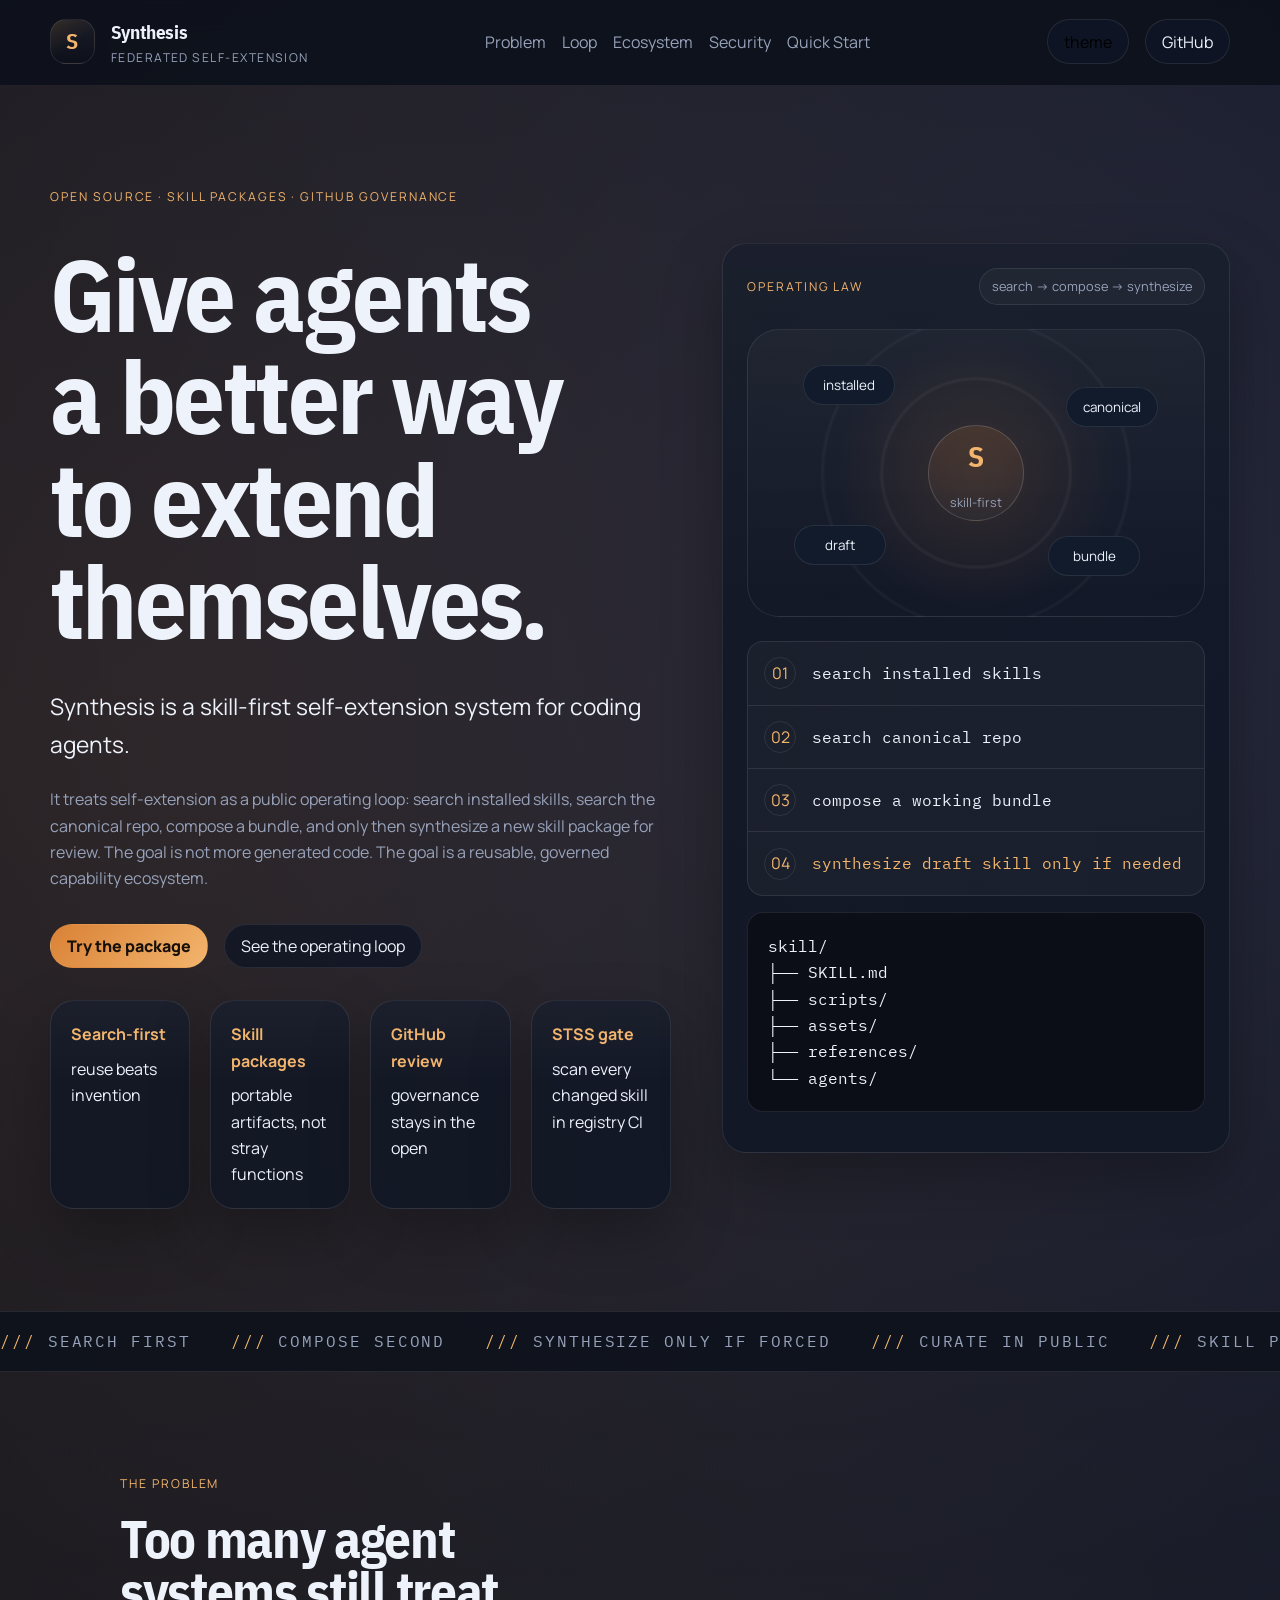
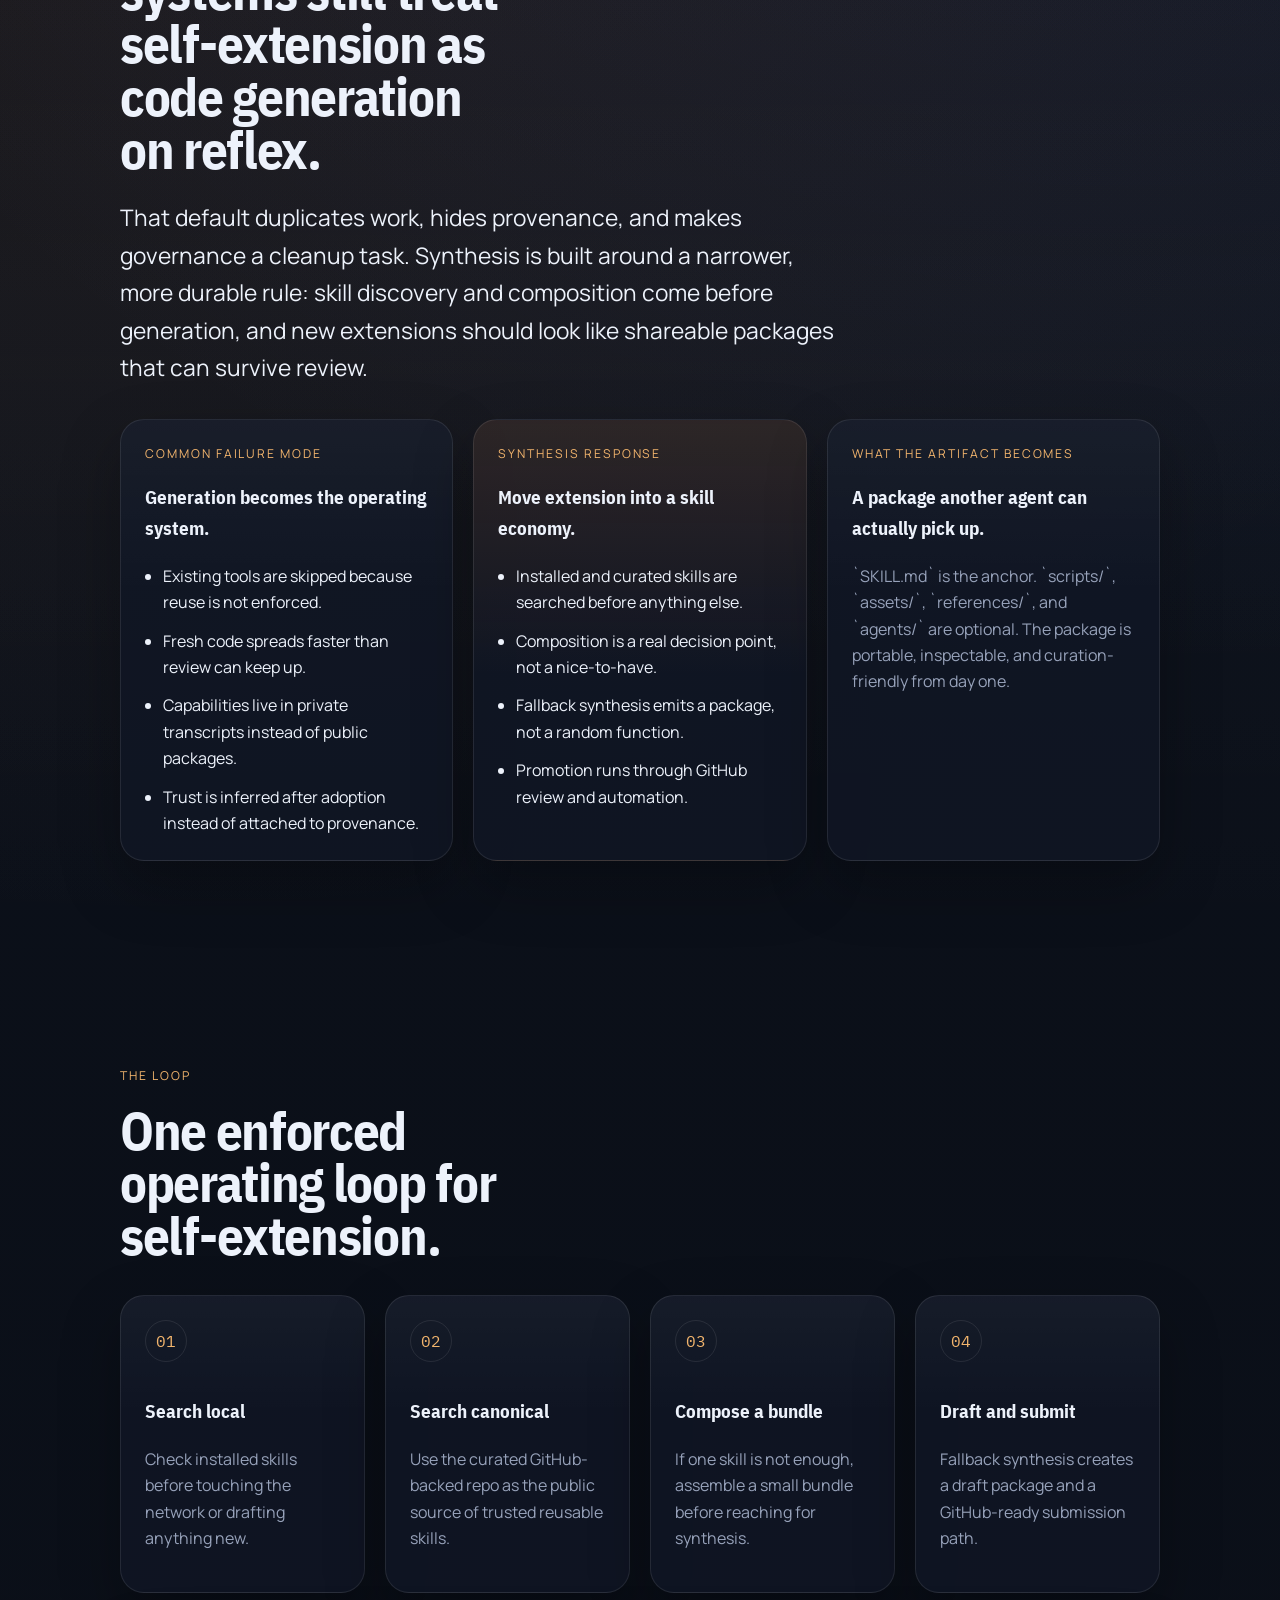
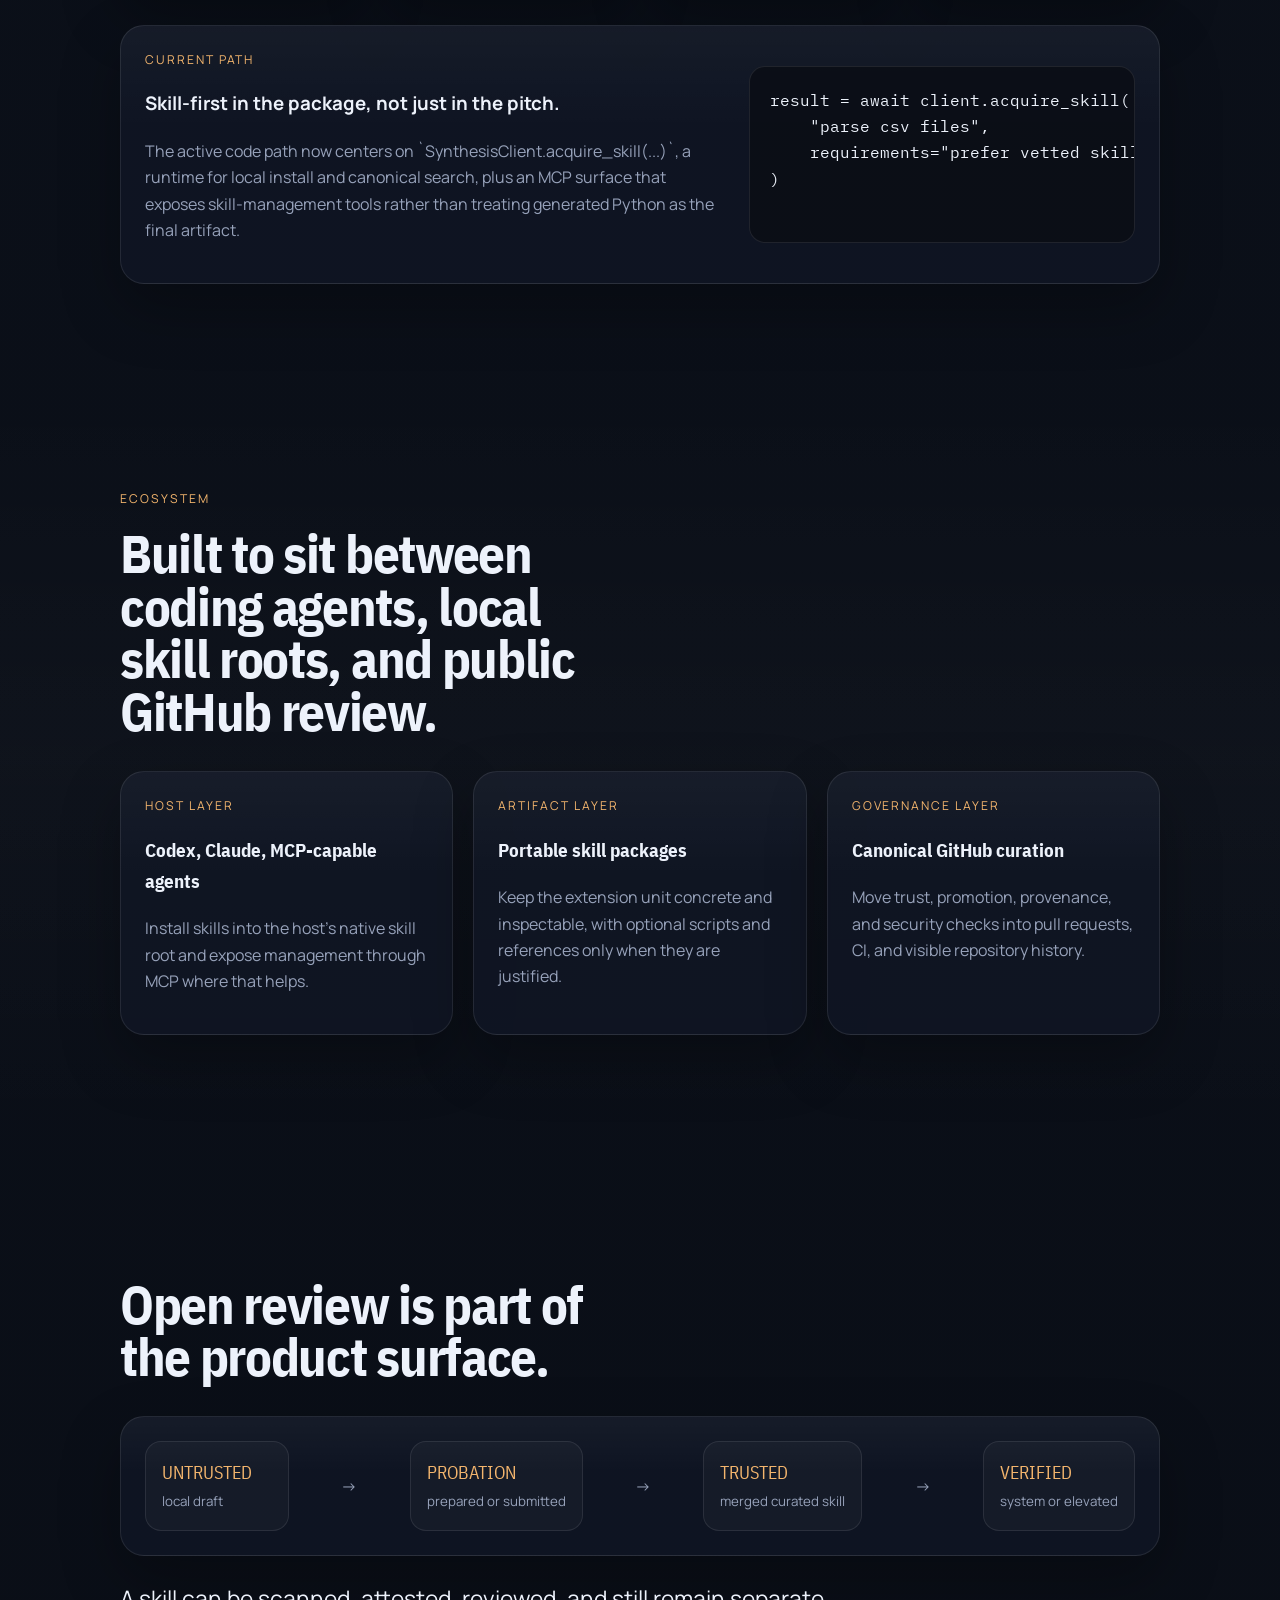
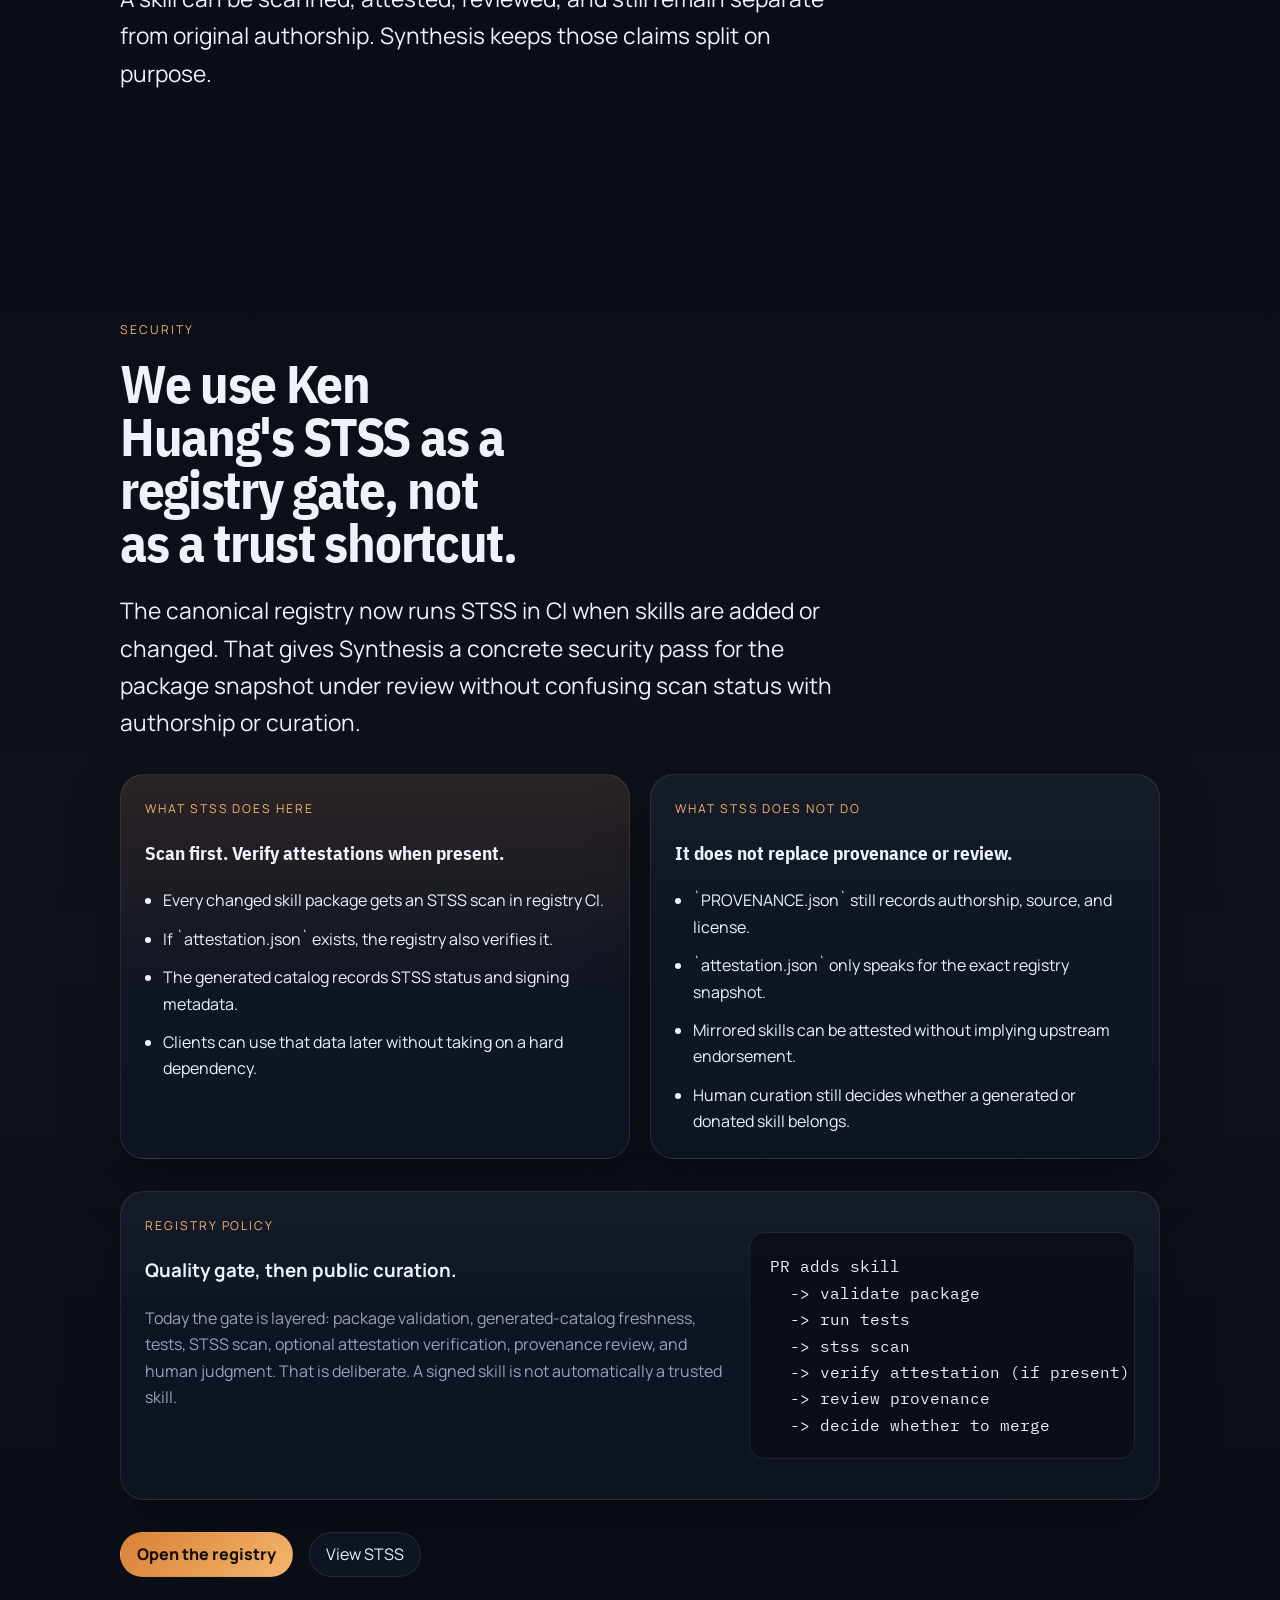
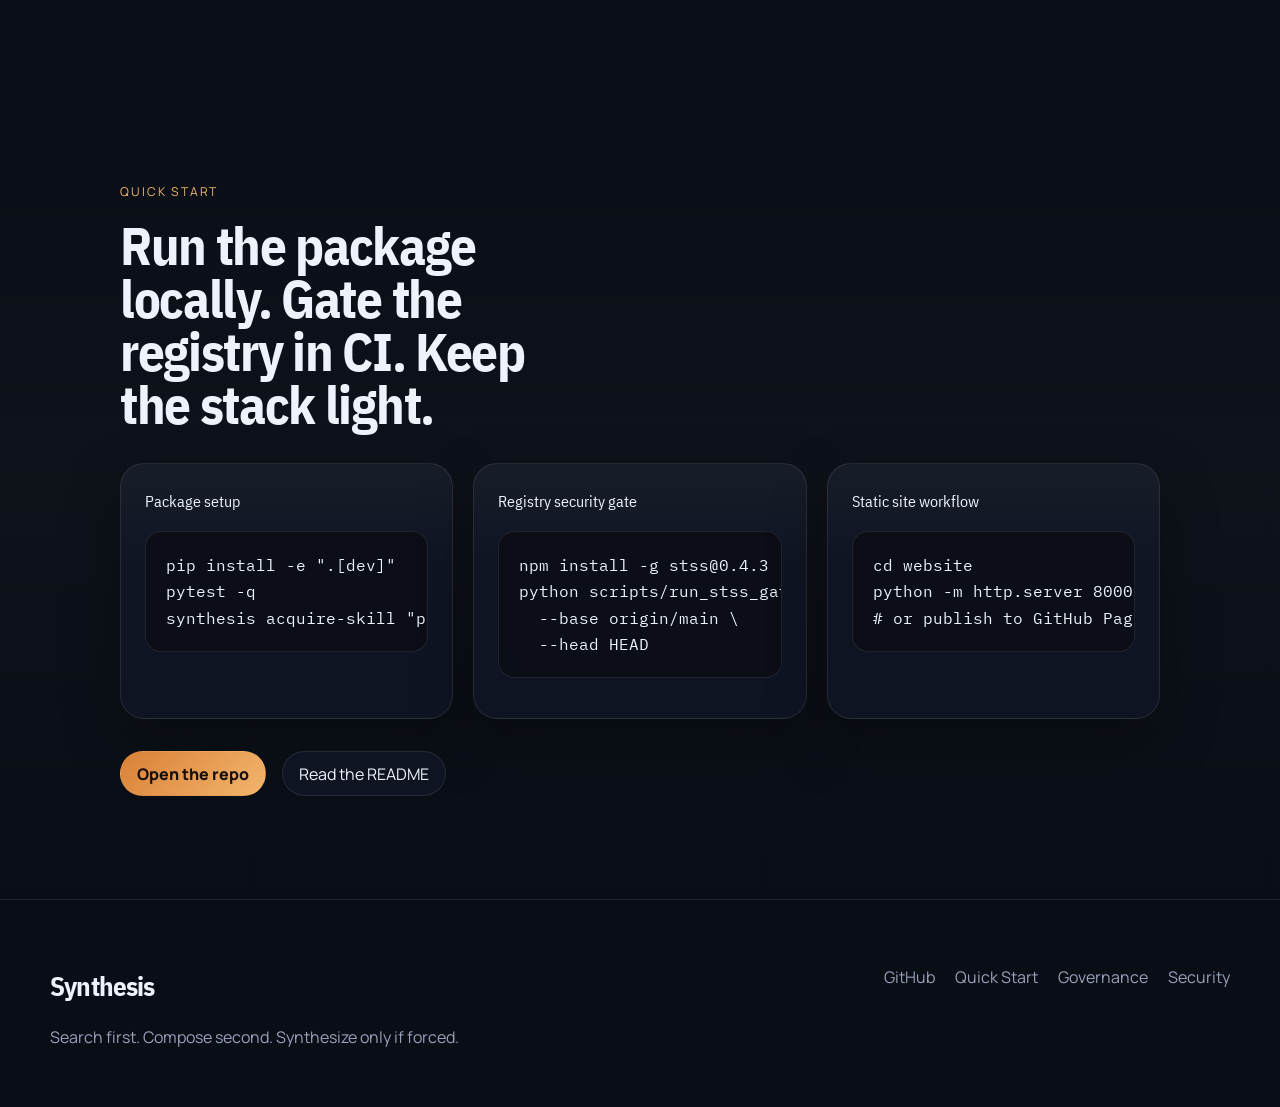
<file: website/index.html>
<!DOCTYPE html>
<html lang="en" data-theme="dark">
<head>
  <meta charset="UTF-8">
  <meta name="viewport" content="width=device-width, initial-scale=1.0">
  <title>Synthesis — Federated self-extension for coding agents</title>
  <meta name="description" content="Synthesis is a skill-first self-extension system for coding agents. Search installed skills, compose bundles, synthesize only as a fallback, and govern the result in public.">
  <meta property="og:title" content="Synthesis — Federated self-extension for coding agents">
  <meta property="og:description" content="Search first. Compose second. Synthesize only if forced. A skill-first open-source system for coding agents.">
  <meta property="og:type" content="website">
  <meta name="theme-color" content="#c06d2f">
  <link rel="icon" type="image/svg+xml" href="favicon.svg">
  <link rel="preconnect" href="https://fonts.googleapis.com">
  <link rel="preconnect" href="https://fonts.gstatic.com" crossorigin>
  <link href="https://fonts.googleapis.com/css2?family=IBM+Plex+Sans+Condensed:wght@500;600;700&family=Manrope:wght@400;500;600;700;800&family=IBM+Plex+Mono:wght@400;500&display=swap" rel="stylesheet">
  <link rel="stylesheet" href="style.css">
</head>
<body>
  <a href="#main-content" class="skip-link">Skip to main content</a>

  <nav class="site-nav" id="site-nav" aria-label="Main navigation">
    <div class="container-wide nav-inner">
      <a href="#" class="brand" aria-label="Synthesis home">
        <span class="brand-mark">S</span>
        <span class="brand-copy">
          <span class="brand-name">Synthesis</span>
          <span class="brand-meta">federated self-extension</span>
        </span>
      </a>

      <div class="nav-links" id="nav-links">
        <a href="#problem">Problem</a>
        <a href="#loop">Loop</a>
        <a href="#ecosystem">Ecosystem</a>
        <a href="#security">Security</a>
        <a href="#quickstart">Quick Start</a>
      </div>

      <div class="nav-actions">
        <button class="theme-toggle" type="button" data-theme-toggle aria-label="Toggle theme">theme</button>
        <a class="btn btn-ghost" href="https://github.com/synthesis-ai/synthesis" target="_blank" rel="noopener noreferrer">GitHub</a>
        <button class="mobile-toggle" type="button" aria-label="Toggle navigation" aria-controls="nav-links" aria-expanded="false">menu</button>
      </div>
    </div>
  </nav>

  <main id="main-content">
    <section class="hero">
      <div class="container-wide hero-grid">
        <div class="hero-copy reveal">
          <div class="eyebrow">Open Source · Skill Packages · GitHub Governance</div>
          <h1>Give agents a better way to extend themselves.</h1>
          <p class="hero-lead">
            Synthesis is a skill-first self-extension system for coding agents.
          </p>
          <p class="hero-body">
            It treats self-extension as a public operating loop: search installed skills, search the canonical repo,
            compose a bundle, and only then synthesize a new skill package for review. The goal is not more generated code.
            The goal is a reusable, governed capability ecosystem.
          </p>
          <div class="hero-actions">
            <a class="btn btn-primary" href="#quickstart">Try the package</a>
            <a class="btn btn-ghost" href="#loop">See the operating loop</a>
          </div>
          <div class="hero-stat-strip" role="list" aria-label="Core traits">
            <div class="hero-stat" role="listitem">
              <strong>Search-first</strong>
              <span>reuse beats invention</span>
            </div>
            <div class="hero-stat" role="listitem">
              <strong>Skill packages</strong>
              <span>portable artifacts, not stray functions</span>
            </div>
            <div class="hero-stat" role="listitem">
              <strong>GitHub review</strong>
              <span>governance stays in the open</span>
            </div>
            <div class="hero-stat" role="listitem">
              <strong>STSS gate</strong>
              <span>scan every changed skill in registry CI</span>
            </div>
          </div>
        </div>

        <div class="hero-panel reveal" aria-hidden="true">
          <div class="hero-panel-head">
            <span class="shell-label">Operating law</span>
            <span class="shell-chip">search -> compose -> synthesize</span>
          </div>

          <div class="hero-orbit">
            <div class="orbit-core">
              <span>S</span>
              <small>skill-first</small>
            </div>
            <div class="orbit-node orbit-node-a">installed</div>
            <div class="orbit-node orbit-node-b">canonical</div>
            <div class="orbit-node orbit-node-c">bundle</div>
            <div class="orbit-node orbit-node-d">draft</div>
          </div>

          <div class="hero-console">
            <div class="console-line"><span>01</span><code>search installed skills</code></div>
            <div class="console-line"><span>02</span><code>search canonical repo</code></div>
            <div class="console-line"><span>03</span><code>compose a working bundle</code></div>
            <div class="console-line console-line-accent"><span>04</span><code>synthesize draft skill only if needed</code></div>
          </div>

          <pre class="hero-code"><code>skill/
├── SKILL.md
├── scripts/
├── assets/
├── references/
└── agents/</code></pre>
        </div>
      </div>
    </section>

    <section class="ticker" aria-label="Key phrases">
      <div class="ticker-track">
        <span>search first</span>
        <span>compose second</span>
        <span>synthesize only if forced</span>
        <span>curate in public</span>
        <span>skill packages over code fragments</span>
        <span>federated capability ecosystem</span>
      </div>
    </section>

    <section class="section section-surface" id="problem">
      <div class="container">
        <div class="section-label reveal">The Problem</div>
        <h2 class="reveal">Too many agent systems still treat self-extension as code generation on reflex.</h2>
        <p class="section-intro reveal">
          That default duplicates work, hides provenance, and makes governance a cleanup task. Synthesis is built around a narrower, more durable rule:
          skill discovery and composition come before generation, and new extensions should look like shareable packages that can survive review.
        </p>

        <div class="problem-grid">
          <article class="card card-plain reveal">
            <div class="card-kicker">Common failure mode</div>
            <h3>Generation becomes the operating system.</h3>
            <ul class="bullet-list" role="list">
              <li>Existing tools are skipped because reuse is not enforced.</li>
              <li>Fresh code spreads faster than review can keep up.</li>
              <li>Capabilities live in private transcripts instead of public packages.</li>
              <li>Trust is inferred after adoption instead of attached to provenance.</li>
            </ul>
          </article>

          <article class="card card-accent reveal">
            <div class="card-kicker">Synthesis response</div>
            <h3>Move extension into a skill economy.</h3>
            <ul class="bullet-list" role="list">
              <li>Installed and curated skills are searched before anything else.</li>
              <li>Composition is a real decision point, not a nice-to-have.</li>
              <li>Fallback synthesis emits a package, not a random function.</li>
              <li>Promotion runs through GitHub review and automation.</li>
            </ul>
          </article>

          <article class="card reveal">
            <div class="card-kicker">What the artifact becomes</div>
            <h3>A package another agent can actually pick up.</h3>
            <p>
              `SKILL.md` is the anchor. `scripts/`, `assets/`, `references/`, and `agents/` are optional. The package is portable,
              inspectable, and curation-friendly from day one.
            </p>
          </article>
        </div>
      </div>
    </section>

    <section class="section" id="loop">
      <div class="container">
        <div class="section-label reveal">The Loop</div>
        <h2 class="reveal">One enforced operating loop for self-extension.</h2>

        <div class="loop-grid">
          <article class="step-card reveal">
            <div class="step-number">01</div>
            <h3>Search local</h3>
            <p>Check installed skills before touching the network or drafting anything new.</p>
          </article>

          <article class="step-card reveal">
            <div class="step-number">02</div>
            <h3>Search canonical</h3>
            <p>Use the curated GitHub-backed repo as the public source of trusted reusable skills.</p>
          </article>

          <article class="step-card reveal">
            <div class="step-number">03</div>
            <h3>Compose a bundle</h3>
            <p>If one skill is not enough, assemble a small bundle before reaching for synthesis.</p>
          </article>

          <article class="step-card reveal">
            <div class="step-number">04</div>
            <h3>Draft and submit</h3>
            <p>Fallback synthesis creates a draft package and a GitHub-ready submission path.</p>
          </article>
        </div>

        <div class="architecture-band reveal">
          <div class="architecture-copy">
            <div class="card-kicker">Current path</div>
            <h3>Skill-first in the package, not just in the pitch.</h3>
            <p>
              The active code path now centers on `SynthesisClient.acquire_skill(...)`, a runtime for local install and canonical search,
              plus an MCP surface that exposes skill-management tools rather than treating generated Python as the final artifact.
            </p>
          </div>
          <pre class="architecture-code"><code>result = await client.acquire_skill(
    "parse csv files",
    requirements="prefer vetted skills"
)</code></pre>
        </div>
      </div>
    </section>

    <section class="section section-surface" id="ecosystem">
      <div class="container">
        <div class="section-label reveal">Ecosystem</div>
        <h2 class="reveal">Built to sit between coding agents, local skill roots, and public GitHub review.</h2>
        <div class="ecosystem-grid">
          <article class="card reveal">
            <div class="card-kicker">Host layer</div>
            <h3>Codex, Claude, MCP-capable agents</h3>
            <p>Install skills into the host’s native skill root and expose management through MCP where that helps.</p>
          </article>
          <article class="card reveal">
            <div class="card-kicker">Artifact layer</div>
            <h3>Portable skill packages</h3>
            <p>Keep the extension unit concrete and inspectable, with optional scripts and references only when they are justified.</p>
          </article>
          <article class="card reveal">
            <div class="card-kicker">Governance layer</div>
            <h3>Canonical GitHub curation</h3>
            <p>Move trust, promotion, provenance, and security checks into pull requests, CI, and visible repository history.</p>
          </article>
        </div>
      </div>
    </section>

    <section class="section" id="governance">
      <div class="container">
        <div class="section-label reveal">Governance</div>
        <h2 class="reveal">Open review is part of the product surface.</h2>
        <div class="governance-band reveal">
          <div class="governance-track">
            <div class="governance-stage">
              <span>UNTRUSTED</span>
              <small>local draft</small>
            </div>
            <div class="governance-arrow">-></div>
            <div class="governance-stage">
              <span>PROBATION</span>
              <small>prepared or submitted</small>
            </div>
            <div class="governance-arrow">-></div>
            <div class="governance-stage">
              <span>TRUSTED</span>
              <small>merged curated skill</small>
            </div>
            <div class="governance-arrow">-></div>
            <div class="governance-stage">
              <span>VERIFIED</span>
              <small>system or elevated</small>
            </div>
          </div>
        </div>
        <p class="section-intro reveal governance-note">
          A skill can be scanned, attested, reviewed, and still remain separate from original authorship. Synthesis keeps those claims split on purpose.
        </p>
      </div>
    </section>

    <section class="section section-surface" id="security">
      <div class="container">
        <div class="section-label reveal">Security</div>
        <h2 class="reveal">We use Ken Huang's STSS as a registry gate, not as a trust shortcut.</h2>
        <p class="section-intro reveal">
          The canonical registry now runs STSS in CI when skills are added or changed. That gives Synthesis a concrete security pass for the package snapshot under review without confusing scan status with authorship or curation.
        </p>

        <div class="stss-grid">
          <article class="card card-accent reveal">
            <div class="card-kicker">What STSS does here</div>
            <h3>Scan first. Verify attestations when present.</h3>
            <ul class="bullet-list" role="list">
              <li>Every changed skill package gets an STSS scan in registry CI.</li>
              <li>If `attestation.json` exists, the registry also verifies it.</li>
              <li>The generated catalog records STSS status and signing metadata.</li>
              <li>Clients can use that data later without taking on a hard dependency.</li>
            </ul>
          </article>

          <article class="card reveal">
            <div class="card-kicker">What STSS does not do</div>
            <h3>It does not replace provenance or review.</h3>
            <ul class="bullet-list" role="list">
              <li>`PROVENANCE.json` still records authorship, source, and license.</li>
              <li>`attestation.json` only speaks for the exact registry snapshot.</li>
              <li>Mirrored skills can be attested without implying upstream endorsement.</li>
              <li>Human curation still decides whether a generated or donated skill belongs.</li>
            </ul>
          </article>
        </div>

        <div class="architecture-band reveal">
          <div class="architecture-copy">
            <div class="card-kicker">Registry policy</div>
            <h3>Quality gate, then public curation.</h3>
            <p>
              Today the gate is layered: package validation, generated-catalog freshness, tests, STSS scan, optional attestation verification, provenance review, and human judgment. That is deliberate. A signed skill is not automatically a trusted skill.
            </p>
          </div>
          <pre class="architecture-code"><code>PR adds skill
  -> validate package
  -> run tests
  -> stss scan
  -> verify attestation (if present)
  -> review provenance
  -> decide whether to merge</code></pre>
        </div>

        <div class="cta-row reveal">
          <a class="btn btn-primary" href="https://github.com/anthony-maio/synthesis-skills" target="_blank" rel="noopener noreferrer">Open the registry</a>
          <a class="btn btn-ghost" href="https://github.com/kenhuangus/stss" target="_blank" rel="noopener noreferrer">View STSS</a>
        </div>
      </div>
    </section>

    <section class="section section-surface" id="quickstart">
      <div class="container">
        <div class="section-label reveal">Quick Start</div>
        <h2 class="reveal">Run the package locally. Gate the registry in CI. Keep the stack light.</h2>
        <div class="quickstart-grid">
          <article class="code-card reveal">
            <div class="code-title">Package setup</div>
            <pre><code>pip install -e ".[dev]"
pytest -q
synthesis acquire-skill "parse csv files"</code></pre>
          </article>

          <article class="code-card reveal">
            <div class="code-title">Registry security gate</div>
            <pre><code>npm install -g stss@0.4.3
python scripts/run_stss_gate.py \
  --base origin/main \
  --head HEAD</code></pre>
          </article>

          <article class="code-card reveal">
            <div class="code-title">Static site workflow</div>
            <pre><code>cd website
python -m http.server 8000
# or publish to GitHub Pages / Cloudflare</code></pre>
          </article>
        </div>
        <div class="cta-row reveal">
          <a class="btn btn-primary" href="https://github.com/synthesis-ai/synthesis" target="_blank" rel="noopener noreferrer">Open the repo</a>
          <a class="btn btn-ghost" href="https://github.com/synthesis-ai/synthesis#readme" target="_blank" rel="noopener noreferrer">Read the README</a>
        </div>
      </div>
    </section>
  </main>

  <footer class="site-footer">
    <div class="container-wide footer-inner">
      <div>
        <div class="footer-mark">Synthesis</div>
        <p>Search first. Compose second. Synthesize only if forced.</p>
      </div>
      <div class="footer-links">
        <a href="https://github.com/synthesis-ai/synthesis" target="_blank" rel="noopener noreferrer">GitHub</a>
        <a href="#quickstart">Quick Start</a>
        <a href="#governance">Governance</a>
        <a href="#security">Security</a>
      </div>
    </div>
  </footer>

  <script src="app.js"></script>
</body>
</html>
</file>
<file: website/style.css>
:root {
  --font-display: "IBM Plex Sans Condensed", sans-serif;
  --font-body: "Manrope", sans-serif;
  --font-mono: "IBM Plex Mono", monospace;

  --space-2: 0.5rem;
  --space-3: 0.75rem;
  --space-4: 1rem;
  --space-5: 1.25rem;
  --space-6: 1.5rem;
  --space-8: 2rem;
  --space-10: 2.5rem;
  --space-12: 3rem;
  --space-16: 4rem;
  --space-20: 5rem;
  --space-24: 6rem;
  --space-28: 7rem;

  --radius-sm: 0.45rem;
  --radius-md: 1rem;
  --radius-lg: 1.5rem;
  --radius-xl: 2rem;
  --radius-pill: 999px;

  --content-default: 1040px;
  --content-wide: 1180px;
  --transition: 180ms ease;
  --shadow-soft: 0 24px 60px rgba(0, 0, 0, 0.28);
}

:root,
[data-theme="dark"] {
  --bg: #0c111b;
  --bg-deep: #090d15;
  --surface: rgba(17, 23, 37, 0.82);
  --surface-strong: #121b2b;
  --surface-soft: rgba(255, 255, 255, 0.03);
  --border: rgba(255, 255, 255, 0.09);
  --border-strong: rgba(255, 255, 255, 0.16);
  --text: #edf2fb;
  --muted: #97a2ba;
  --faint: #6a7489;
  --accent: #d98136;
  --accent-strong: #f3b56d;
  --accent-soft: rgba(217, 129, 54, 0.14);
  --secondary: rgba(111, 143, 255, 0.14);
  --code-bg: rgba(10, 13, 21, 0.8);
}

[data-theme="light"] {
  --bg: #f7f0e6;
  --bg-deep: #efe5d7;
  --surface: rgba(255, 251, 245, 0.88);
  --surface-strong: #fff9f1;
  --surface-soft: rgba(32, 23, 15, 0.03);
  --border: rgba(53, 31, 10, 0.1);
  --border-strong: rgba(53, 31, 10, 0.18);
  --text: #21160d;
  --muted: #705d4f;
  --faint: #9e8e83;
  --accent: #ac5819;
  --accent-strong: #ca7427;
  --accent-soft: rgba(172, 88, 25, 0.12);
  --secondary: rgba(67, 93, 168, 0.08);
  --code-bg: rgba(244, 238, 228, 0.95);
  --shadow-soft: 0 24px 60px rgba(96, 57, 15, 0.12);
}

*,
*::before,
*::after {
  box-sizing: border-box;
}

html {
  scroll-behavior: smooth;
}

body {
  margin: 0;
  min-height: 100vh;
  font-family: var(--font-body);
  line-height: 1.65;
  color: var(--text);
  background:
    radial-gradient(circle at 12% 10%, var(--accent-soft), transparent 26%),
    radial-gradient(circle at 88% 8%, var(--secondary), transparent 24%),
    linear-gradient(180deg, var(--bg) 0%, var(--bg-deep) 100%);
}

a {
  color: inherit;
  text-decoration: none;
}

button,
input,
textarea,
select {
  font: inherit;
}

img,
svg {
  display: block;
  max-width: 100%;
}

pre,
code {
  font-family: var(--font-mono);
}

.skip-link {
  position: absolute;
  left: -999px;
  top: var(--space-4);
}

.skip-link:focus {
  left: var(--space-4);
  z-index: 200;
  padding: var(--space-3) var(--space-4);
  background: var(--surface-strong);
  border: 1px solid var(--border-strong);
  border-radius: var(--radius-sm);
}

.container,
.container-wide {
  width: min(100% - 2rem, var(--content-default));
  margin-inline: auto;
}

.container-wide {
  width: min(100% - 2rem, var(--content-wide));
}

.site-nav {
  position: sticky;
  top: 0;
  z-index: 100;
  backdrop-filter: blur(16px);
  background: color-mix(in srgb, var(--bg) 88%, transparent 12%);
  border-bottom: 1px solid transparent;
  transition: border-color var(--transition), background var(--transition);
}

.site-nav.is-scrolled {
  border-bottom-color: var(--border);
}

.nav-inner {
  display: flex;
  align-items: center;
  justify-content: space-between;
  gap: var(--space-6);
  padding: var(--space-4) 0;
}

.brand {
  display: inline-flex;
  align-items: center;
  gap: var(--space-4);
}

.brand-mark {
  display: inline-grid;
  place-items: center;
  width: 2.8rem;
  height: 2.8rem;
  border-radius: 1rem;
  border: 1px solid var(--border);
  background:
    linear-gradient(145deg, var(--accent-soft), transparent 55%),
    linear-gradient(180deg, rgba(255, 255, 255, 0.05), transparent);
  font-family: var(--font-display);
  font-size: 1.4rem;
  font-weight: 700;
  color: var(--accent-strong);
}

.brand-copy {
  display: grid;
}

.brand-name {
  font-family: var(--font-display);
  font-size: 1.2rem;
  font-weight: 700;
  letter-spacing: -0.02em;
}

.brand-meta {
  font-size: 0.76rem;
  letter-spacing: 0.12em;
  text-transform: uppercase;
  color: var(--muted);
}

.nav-links,
.nav-actions {
  display: flex;
  align-items: center;
  gap: var(--space-4);
}

.nav-links a {
  color: var(--muted);
  transition: color var(--transition);
}

.nav-links a:hover,
.nav-links a:focus-visible,
.theme-toggle:hover,
.mobile-toggle:hover {
  color: var(--text);
}

.btn,
.theme-toggle,
.mobile-toggle {
  display: inline-flex;
  align-items: center;
  justify-content: center;
  min-height: 2.8rem;
  padding: 0 1rem;
  border: 1px solid var(--border);
  border-radius: var(--radius-pill);
  background: var(--surface);
  transition: transform var(--transition), border-color var(--transition), background var(--transition);
}

.btn:hover,
.theme-toggle:hover,
.mobile-toggle:hover {
  transform: translateY(-1px);
  border-color: var(--border-strong);
}

.btn-primary {
  background: linear-gradient(135deg, var(--accent), var(--accent-strong));
  border-color: transparent;
  color: #170f09;
  font-weight: 800;
}

.mobile-toggle {
  display: none;
}

.hero,
.section {
  padding: clamp(4rem, 8vw, 7rem) 0;
}

.hero-grid {
  display: grid;
  grid-template-columns: minmax(0, 1.1fr) minmax(330px, 0.9fr);
  gap: clamp(2rem, 4vw, 4rem);
  align-items: center;
}

.eyebrow,
.section-label,
.card-kicker,
.shell-label {
  font-size: 0.76rem;
  letter-spacing: 0.16em;
  text-transform: uppercase;
  color: var(--accent-strong);
}

.hero h1,
.section h2,
.card h3,
.step-card h3,
.code-title,
.footer-mark {
  font-family: var(--font-display);
}

.hero h1,
.section h2 {
  margin: 0.35em 0;
  font-weight: 700;
  line-height: 1;
  letter-spacing: -0.025em;
  text-wrap: balance;
}

.hero h1 {
  max-width: 13ch;
  font-size: clamp(3.4rem, 8vw, 6.4rem);
}

.section h2 {
  max-width: 16ch;
  font-size: clamp(2rem, 4.8vw, 3.3rem);
}

.hero-lead,
.section-intro {
  font-size: clamp(1.12rem, 2vw, 1.42rem);
  max-width: 45rem;
}

.hero-body,
.architecture-copy p,
.card p,
.step-card p,
.footer-inner p {
  color: var(--muted);
}

.hero-actions,
.cta-row {
  display: flex;
  flex-wrap: wrap;
  gap: var(--space-4);
  margin-top: var(--space-8);
}

.hero-stat-strip,
.problem-grid,
.loop-grid,
.ecosystem-grid,
.stss-grid,
.quickstart-grid {
  display: grid;
  gap: var(--space-5);
}

.hero-stat-strip {
  grid-template-columns: repeat(4, minmax(0, 1fr));
  margin-top: var(--space-8);
}

.hero-stat,
.card,
.step-card,
.code-card,
.architecture-band,
.hero-panel,
.governance-band {
  border: 1px solid var(--border);
  border-radius: var(--radius-lg);
  background:
    linear-gradient(180deg, rgba(255, 255, 255, 0.03), transparent 40%),
    var(--surface);
  box-shadow: var(--shadow-soft);
}

.hero-stat {
  padding: var(--space-5);
}

.hero-stat strong {
  display: block;
  margin-bottom: var(--space-2);
  color: var(--accent-strong);
}

.hero-panel {
  padding: var(--space-6);
  overflow: hidden;
}

.hero-panel-head {
  display: flex;
  align-items: center;
  justify-content: space-between;
  gap: var(--space-4);
}

.shell-chip {
  padding: 0.45rem 0.75rem;
  border-radius: var(--radius-pill);
  border: 1px solid var(--border);
  background: var(--surface-soft);
  font-size: 0.8rem;
  color: var(--muted);
}

.hero-orbit {
  position: relative;
  height: 18rem;
  margin: var(--space-6) 0;
  border-radius: var(--radius-xl);
  border: 1px solid var(--border);
  background:
    radial-gradient(circle at center, var(--accent-soft), transparent 52%),
    radial-gradient(circle at center, transparent 34%, rgba(255, 255, 255, 0.05) 35%, transparent 36%),
    radial-gradient(circle at center, transparent 56%, rgba(255, 255, 255, 0.04) 57%, transparent 58%),
    linear-gradient(180deg, rgba(255, 255, 255, 0.03), transparent);
}

.orbit-core,
.orbit-node {
  position: absolute;
  display: grid;
  place-items: center;
  border-radius: 999px;
}

.orbit-core {
  left: 50%;
  top: 50%;
  width: 6rem;
  height: 6rem;
  transform: translate(-50%, -50%);
  border: 1px solid var(--border-strong);
  background: linear-gradient(180deg, var(--accent-soft), rgba(255, 255, 255, 0.02));
  color: var(--accent-strong);
  text-align: center;
}

.orbit-core span {
  font-family: var(--font-display);
  font-size: 1.8rem;
  font-weight: 700;
}

.orbit-core small {
  font-size: 0.78rem;
  color: var(--muted);
}

.orbit-node {
  min-width: 5.75rem;
  min-height: 2.5rem;
  padding: 0.4rem 0.8rem;
  border: 1px solid var(--border);
  background: var(--surface-strong);
  color: var(--text);
  font-size: 0.84rem;
}

.orbit-node-a { left: 12%; top: 12%; }
.orbit-node-b { right: 10%; top: 20%; }
.orbit-node-c { right: 14%; bottom: 14%; }
.orbit-node-d { left: 10%; bottom: 18%; }

.hero-console {
  display: grid;
  gap: 0;
  border: 1px solid var(--border);
  border-radius: var(--radius-md);
  background: var(--surface-soft);
  overflow: hidden;
}

.console-line {
  display: flex;
  gap: var(--space-4);
  align-items: center;
  padding: 0.95rem 1rem;
  border-bottom: 1px solid var(--border);
}

.console-line:last-child {
  border-bottom: 0;
}

.console-line span {
  display: inline-grid;
  place-items: center;
  width: 2rem;
  height: 2rem;
  border-radius: 999px;
  border: 1px solid var(--border);
  color: var(--accent-strong);
  flex-shrink: 0;
}

.console-line-accent {
  color: var(--accent-strong);
}

.hero-code,
.architecture-code,
.code-card pre {
  overflow-x: auto;
  padding: var(--space-5);
  border-radius: var(--radius-md);
  border: 1px solid var(--border);
  background: var(--code-bg);
}

.ticker {
  overflow: hidden;
  border-top: 1px solid var(--border);
  border-bottom: 1px solid var(--border);
  background: color-mix(in srgb, var(--bg) 84%, transparent 16%);
}

.ticker-track {
  display: flex;
  gap: var(--space-10);
  padding: 1rem 0;
  min-width: max-content;
  animation: drift 28s linear infinite;
  font-family: var(--font-mono);
  text-transform: uppercase;
  letter-spacing: 0.12em;
  color: var(--muted);
}

.ticker-track span::before {
  content: "/// ";
  color: var(--accent-strong);
}

.section-surface {
  background: linear-gradient(180deg, transparent, rgba(255, 255, 255, 0.02), transparent);
}

.problem-grid {
  grid-template-columns: repeat(3, minmax(0, 1fr));
  margin-top: var(--space-8);
}

.loop-grid {
  grid-template-columns: repeat(4, minmax(0, 1fr));
  margin-top: var(--space-8);
}

.ecosystem-grid,
.quickstart-grid {
  grid-template-columns: repeat(3, minmax(0, 1fr));
  margin-top: var(--space-8);
}

.stss-grid {
  grid-template-columns: repeat(2, minmax(0, 1fr));
  margin-top: var(--space-8);
}

.card,
.step-card,
.code-card {
  padding: var(--space-6);
}

.card-accent {
  background:
    linear-gradient(180deg, var(--accent-soft), transparent 58%),
    var(--surface);
}

.bullet-list {
  margin: var(--space-4) 0 0;
  padding-left: 1.1rem;
}

.bullet-list li + li {
  margin-top: var(--space-3);
}

.step-number {
  display: inline-flex;
  align-items: center;
  justify-content: center;
  width: 2.6rem;
  height: 2.6rem;
  margin-bottom: var(--space-4);
  border-radius: 999px;
  border: 1px solid var(--border);
  color: var(--accent-strong);
  font-family: var(--font-mono);
}

.architecture-band {
  display: grid;
  grid-template-columns: minmax(0, 1.2fr) minmax(280px, 0.8fr);
  gap: var(--space-6);
  margin-top: var(--space-8);
  padding: var(--space-6);
}

.governance-band {
  margin-top: var(--space-8);
  padding: var(--space-6);
}

.governance-note {
  margin-top: var(--space-6);
}

.governance-track {
  display: grid;
  grid-template-columns: repeat(7, auto);
  gap: var(--space-4);
  align-items: center;
  justify-content: space-between;
}

.governance-stage {
  min-width: 9rem;
  padding: var(--space-4);
  border-radius: var(--radius-md);
  border: 1px solid var(--border);
  background: var(--surface-soft);
}

.governance-stage span {
  display: block;
  color: var(--accent-strong);
  font-family: var(--font-display);
  font-size: 1.1rem;
}

.governance-stage small,
.governance-arrow {
  color: var(--muted);
}

.site-footer {
  padding: var(--space-16) 0 var(--space-10);
  border-top: 1px solid var(--border);
}

.footer-inner {
  display: flex;
  justify-content: space-between;
  gap: var(--space-6);
}

.footer-mark {
  font-size: 1.7rem;
  font-weight: 700;
  letter-spacing: -0.03em;
}

.footer-links {
  display: flex;
  gap: var(--space-5);
  align-items: flex-start;
  flex-wrap: wrap;
}

.footer-links a {
  color: var(--muted);
}

.footer-links a:hover,
.footer-links a:focus-visible {
  color: var(--text);
}

.reveal {
  opacity: 0;
  transform: translateY(18px);
  transition: opacity 520ms ease, transform 520ms ease;
}

.reveal.is-visible {
  opacity: 1;
  transform: translateY(0);
}

:focus-visible {
  outline: 2px solid var(--accent-strong);
  outline-offset: 3px;
}

@keyframes drift {
  from {
    transform: translateX(0);
  }
  to {
    transform: translateX(-50%);
  }
}

@media (prefers-reduced-motion: reduce) {
  *,
  *::before,
  *::after {
    animation-duration: 0.01ms !important;
    animation-iteration-count: 1 !important;
    transition-duration: 0.01ms !important;
    scroll-behavior: auto !important;
  }

  .reveal {
    opacity: 1;
    transform: none;
  }
}

@media (max-width: 1080px) {
  .hero-grid,
  .architecture-band,
  .problem-grid,
  .loop-grid,
  .ecosystem-grid,
  .stss-grid,
  .quickstart-grid,
  .hero-stat-strip,
  .footer-inner {
    grid-template-columns: 1fr;
  }

  .footer-inner {
    display: grid;
  }

  .governance-track {
    grid-template-columns: 1fr;
    justify-content: stretch;
  }

  .governance-arrow {
    display: none;
  }
}

@media (max-width: 860px) {
  .nav-links {
    position: absolute;
    top: calc(100% + 0.5rem);
    right: 1rem;
    left: 1rem;
    display: none;
    flex-direction: column;
    align-items: flex-start;
    padding: var(--space-5);
    border-radius: var(--radius-lg);
    background: var(--surface-strong);
    border: 1px solid var(--border);
    box-shadow: var(--shadow-soft);
  }

  .nav-links.is-open {
    display: flex;
  }

  .mobile-toggle {
    display: inline-flex;
  }
}

@media (max-width: 720px) {
  .nav-actions .btn-ghost {
    display: none;
  }

  .hero h1,
  .section h2 {
    max-width: none;
  }

  .hero-orbit {
    height: 15rem;
  }

  .orbit-node {
    min-width: auto;
    font-size: 0.76rem;
  }
}
</file>
